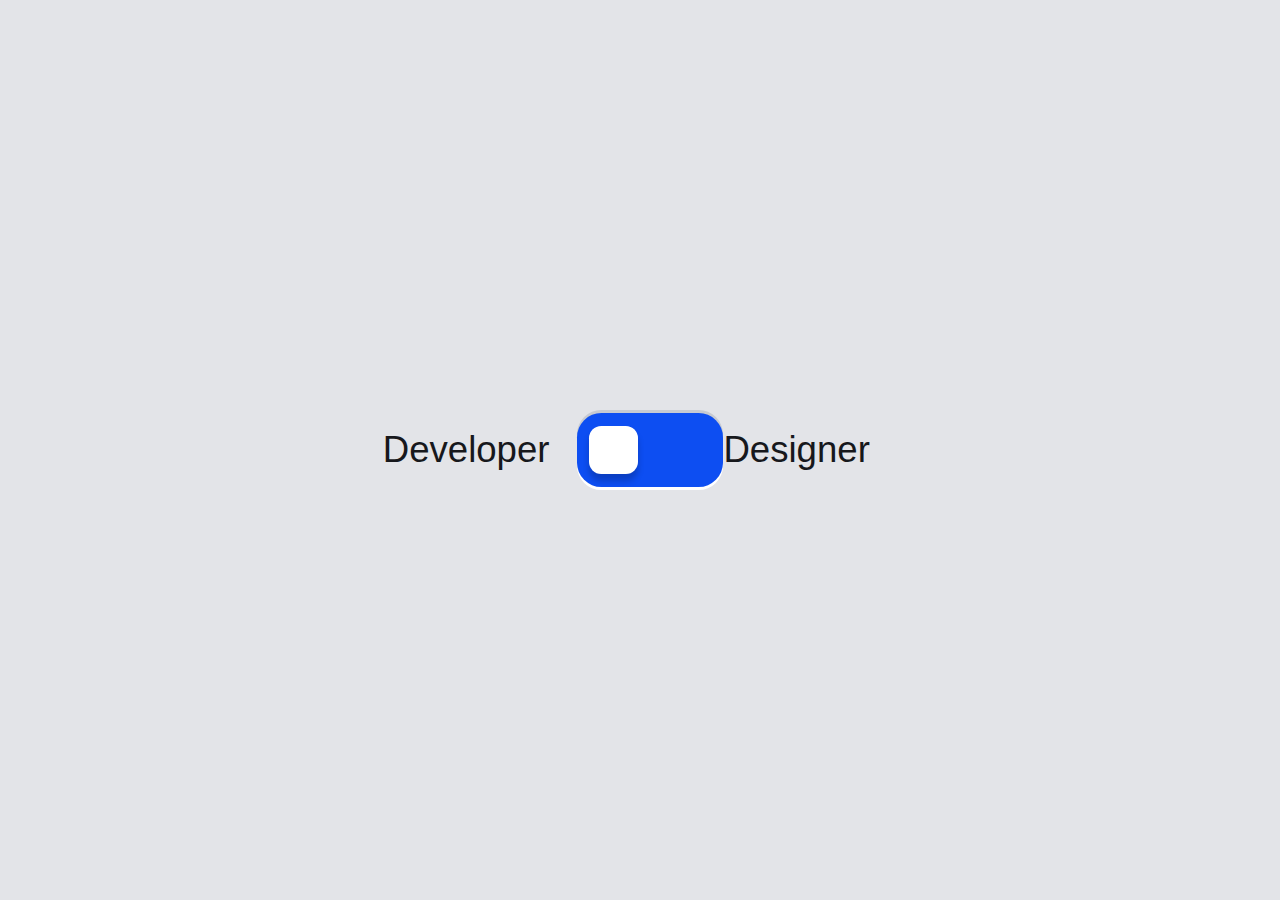
<file: Developer or Designer/index.html>
<!DOCTYPE html>
<html lang="en">
<head>
  <meta charset="UTF-8" />
  <meta name="viewport" content="width=device-width, initial-scale=1.0"/>
  <title>Developer vs Designer Switch</title>
  <style>
    * {
      border: 0;
      box-sizing: border-box;
      margin: 0;
      padding: 0;
    }
    :root {
      --hue: 223;
      --bg: hsl(var(--hue),10%,90%);
      --fg: hsl(var(--hue),10%,10%);
      --switch-dev: hsl(223,90%,50%);
      --switch-des: hsl(283,90%,70%);
      --trans-dur: 0.3s;
      --trans-timing: cubic-bezier(0.65,0,0.35,1);
      font-size: calc(21px + (120 - 21) * (100vw - 280px) / (3840 - 280));
    }
    body,
    button {
      color: var(--fg);
      font: 1em/1.5 "DM Sans", sans-serif;
      transition: background-color var(--trans-dur), color var(--trans-dur);
    }
    body {
      background-color: var(--bg);
      display: flex;
      height: 100vh;
    }
    .switch {
      display: flex;
      align-items: center;
      margin: auto;
    }
    .switch__button,
    .switch__icon {
      display: block;
    }
    .switch__button,
    .switch__label {
      cursor: pointer;
      -webkit-tap-highlight-color: transparent;
    }
    .switch__button {
      background-color: var(--switch-dev);
      border-radius: 0.5em;
      box-shadow: 0 -0.0625em 0 hsl(var(--hue),10%,80%), 0 0.0625em 0 hsl(0,0%,100%);
      position: relative;
      width: 3em;
      height: 1.5em;
      transition: background-color var(--trans-dur) var(--trans-timing), box-shadow var(--trans-dur);
      appearance: none;
    }
    .switch__button::before {
      background-color: hsl(0,0%,100%);
      border-radius: 0.25em;
      box-shadow: 0 0.125em 0.125em hsla(0,0%,0%,0.2);
      content: "";
      display: block;
      position: absolute;
      top: 0.25em;
      left: 0.25em;
      width: 1em;
      height: 1em;
      transition: transform var(--trans-dur) var(--trans-timing);
    }
    .switch__button[aria-labelledby="designer"] {
      background-color: var(--switch-des);
    }
    .switch__button[aria-labelledby="designer"]::before {
      transform: translateX(1.5em);
    }
    .switch__label {
      font-size: 0.75em;
      line-height: 2;
      padding-inline-end: 0.75em;
    }
    .switch__label + .switch__label {
      padding-inline-start: 0.75em;
    }
    /* Dark theme */
    @media (prefers-color-scheme: dark) {
      :root {
        --bg: hsl(var(--hue),10%,10%);
        --fg: hsl(var(--hue),10%,90%);
      }
      .switch__button {
        box-shadow: 0 -0.0625em 0 hsl(0,0%,0%), 0 0.0625em 0 hsl(var(--hue),10%,20%);
      }
    }
  </style>
</head>
<body>
  <div class="switch">
    <label class="switch__label" for="occupation" id="developer">Developer</label>
    <button class="switch__button" type="button" id="occupation" title="Developer or designer?" aria-live="polite" aria-labelledby="developer">
      <!-- SVG можно убрать или заменить по желанию -->
    </button>
    <label class="switch__label" for="occupation" id="designer">Designer</label>
  </div>

  <script>
    class DevOrDesigner {
      constructor(buttonSelector) {
        this.button = document.querySelector(buttonSelector);
        this._occupation = "developer";
        this.button?.addEventListener("click", this.occupationToggle.bind(this));
      }

      get occupation() {
        return this._occupation;
      }

      set occupation(value) {
        this._occupation = value;
        this.button?.setAttribute("aria-labelledby", this._occupation);
      }

      occupationToggle() {
        this.occupation = this.occupation === "developer" ? "designer" : "developer";
      }
    }

    window.addEventListener("DOMContentLoaded", () => {
      new DevOrDesigner("#occupation");
    });
  </script>
</body>
</html>
</file>
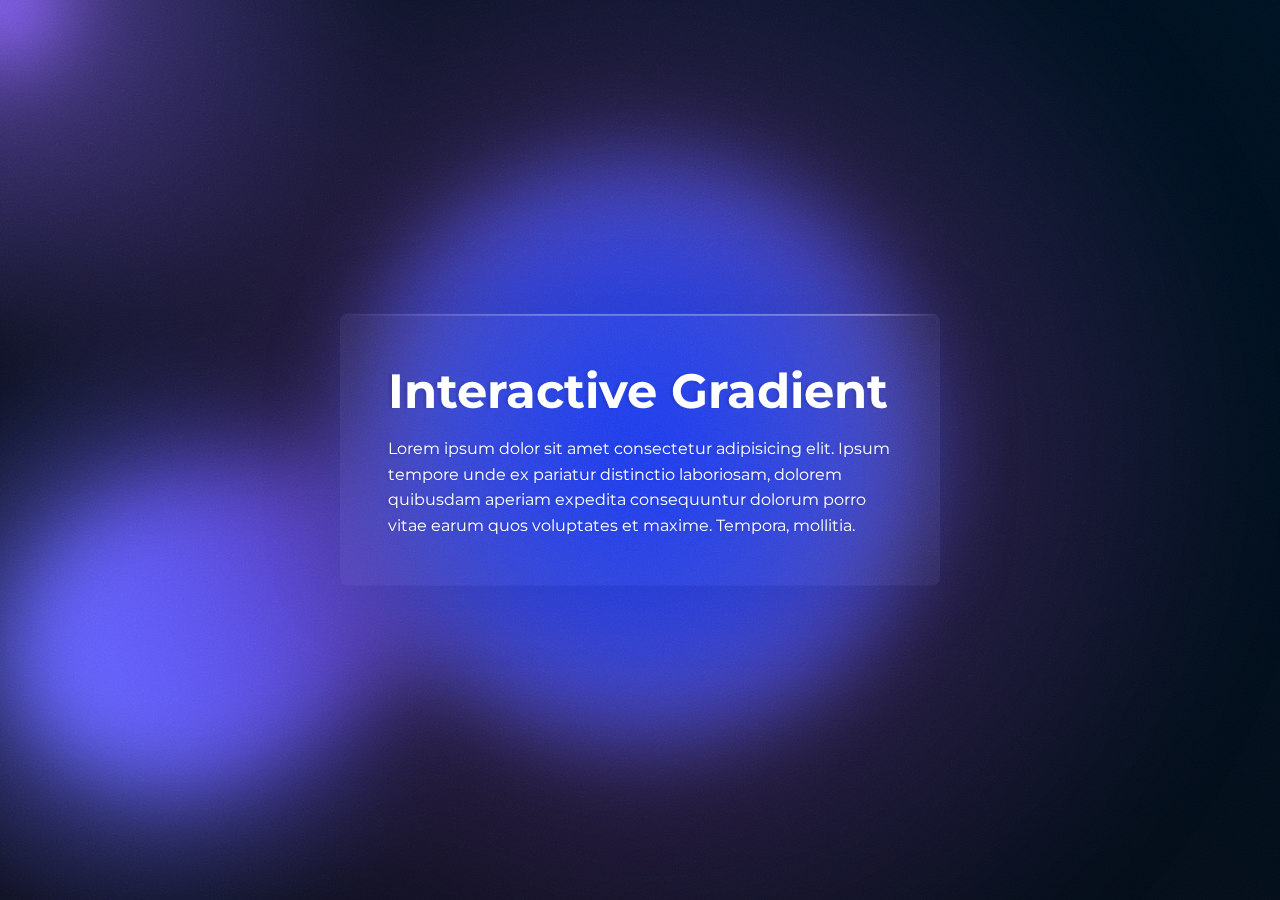
<file: Interactive Gradient & Glassmorphism with noise/index.html>
<!DOCTYPE html>
<html lang="en">
<head>
  <meta charset="UTF-8" />
  <meta name="viewport" content="width=device-width, initial-scale=1.0"/>
  <title>Interactive Gradient</title>
  <link rel="stylesheet" href="style.css"/>
  <link href="https://fonts.googleapis.com/css?family=Montserrat:400,700&display=swap" rel="stylesheet" />
</head>
<body>
  <div class="card">
    <svg viewBox="0 0 100% 100%" xmlns="http://www.w3.org/2000/svg" class="noise">
      <filter id="noiseFilter">
        <feTurbulence 
          type="fractalNoise" 
          baseFrequency="0.85" 
          numOctaves="6" 
          stitchTiles="stitch" />
      </filter>
      <rect width="100%" height="100%" preserveAspectRatio="xMidYMid meet" filter="url(#noiseFilter)" />
    </svg>
    <div class="content">
      <h1>Interactive Gradient</h1>
      <p>Lorem ipsum dolor sit amet consectetur adipisicing elit. Ipsum tempore unde ex pariatur distinctio laboriosam, dolorem quibusdam aperiam expedita consequuntur dolorum porro vitae earum quos voluptates et maxime. Tempora, mollitia.</p>
    </div>
  </div>

  <div class="gradient-bg">
    <svg viewBox="0 0 100vw 100vw" xmlns="http://www.w3.org/2000/svg" class="noiseBg">
      <filter id="noiseFilterBg">
        <feTurbulence 
          type="fractalNoise"
          baseFrequency="0.6"
          stitchTiles="stitch" />
      </filter>
      <rect width="100%" height="100%" preserveAspectRatio="xMidYMid meet" filter="url(#noiseFilterBg)" />
    </svg>

    <svg xmlns="http://www.w3.org/2000/svg" class="svgBlur">
      <defs>
        <filter id="goo">
          <feGaussianBlur in="SourceGraphic" stdDeviation="10" result="blur" />
          <feColorMatrix in="blur" mode="matrix" values="1 0 0 0 0  0 1 0 0 0  0 0 1 0 0  0 0 0 18 -8" result="goo" />
          <feBlend in="SourceGraphic" in2="goo" />
        </filter>
      </defs>
    </svg>

    <div class="gradients-container">
      <div class="g1"></div>
      <div class="g2"></div>
      <div class="g3"></div>
      <div class="g4"></div>
      <div class="g5"></div>
      <div class="interactive"></div>
    </div>
  </div>

  <script src="script.js"></script>
</body>
</html>
</file>
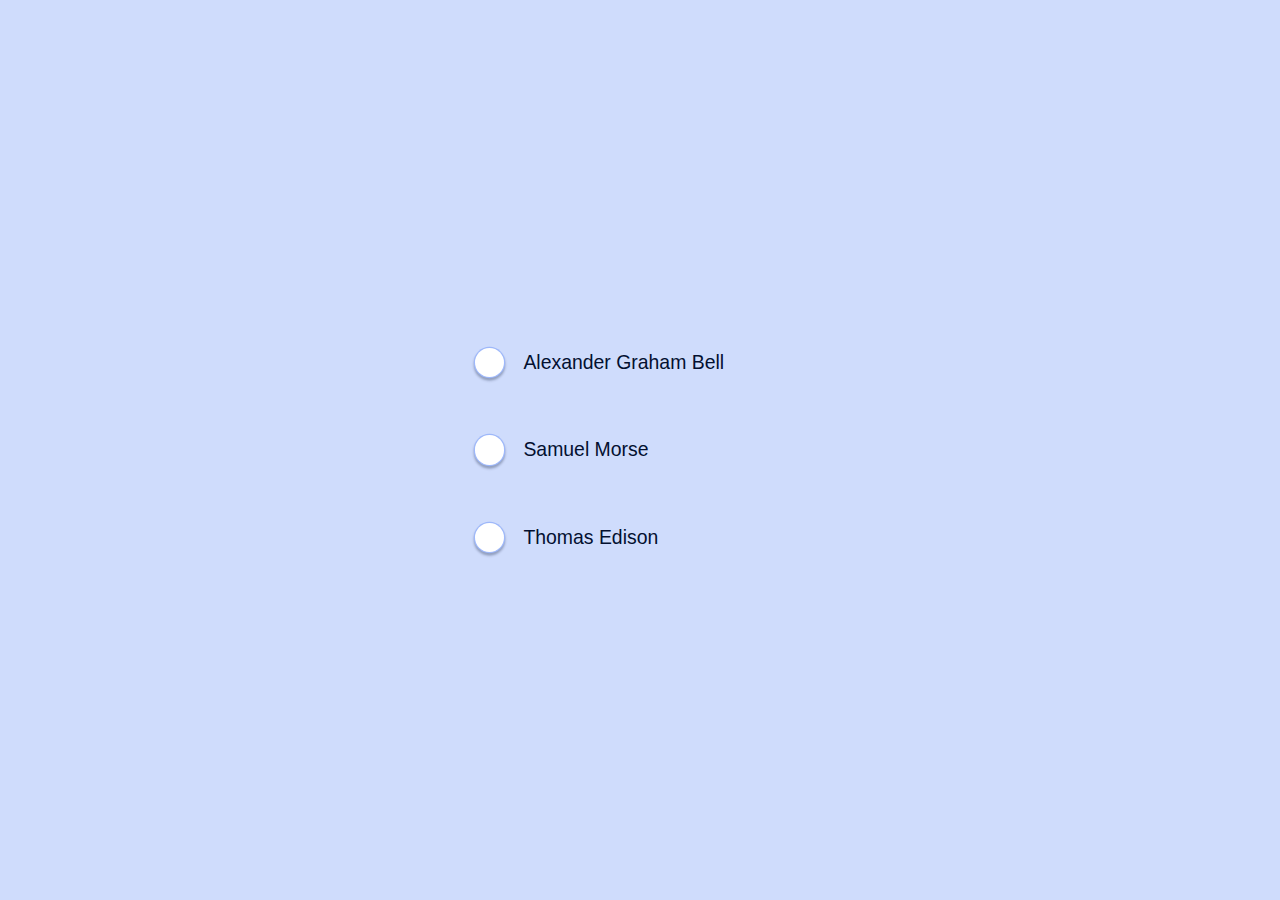
<file: Radios With Sliding Focus/index.html>
<!DOCTYPE html>
<html lang="en">
<head>
	<meta charset="UTF-8">
	<meta name="viewport" content="width=device-width, initial-scale=1.0">
	<title>Inventor Selection</title>
	<style>
		* {
			border: 0;
			box-sizing: border-box;
			margin: 0;
			padding: 0;
		}
		:root {
			--hue: 223;
			--bg: hsl(var(--hue),90%,90%);
			--fg: hsl(var(--hue),90%,10%);
			--primary: hsl(var(--hue),90%,50%);
			--trans-dur: 0.3s;
			--trans-timing: cubic-bezier(0.65,0,0.35,1);
			font-size: calc(16px + (24 - 16) * (100vw - 320px) / (2560 - 320));
		}
		body,
		input {
			color: var(--fg);
			font: 1em/1.5 "DM Sans", sans-serif;
		}
		body {
			background-color: var(--bg);
			display: flex;
			height: 100vh;
			transition:
				background-color var(--trans-dur),
				color var(--trans-dur);
		}
		main {
			margin: auto;
			padding: 1.5em 0;
			width: 100%;
		}
		form {
			margin: auto;
			max-width: 20em;
			position: relative;
			width: calc(100% - 3em);
		}
		label,
		input[type="radio"] {
			cursor: pointer;
			-webkit-tap-highlight-color: transparent;
		}
		label {
			background-color: hsla(0,0%,100%,0);
			border-radius: 0.75em;
			display: flex;
			align-items: center;
			padding: 1.5em;
			transition: background-color var(--trans-dur);
		}
		input[type="radio"] {
			background-color: hsl(0,0%,100%);
			border-radius: 50%;
			box-shadow:
				0 0 0 0.0625em hsl(var(--hue),90%,80%),
				0 0.125em 0.125em 0.0625em hsla(var(--hue),90%,10%,0.3);
			flex-shrink: 0;
			margin-inline-end: 1em;
			outline: transparent;
			position: relative;
			width: 1.5em;
			height: 1.5em;
			transition:
				background-color var(--trans-dur),
				box-shadow var(--trans-dur);
			-webkit-appearance: none;
			appearance: none;
		}
		input[type="radio"]:before,
		input[type="radio"]:after {
			border-radius: 50%;
			content: "";
			display: block;
			position: absolute;
			transform: scale(0);
			transition: transform var(--trans-dur) var(--trans-timing);
		}
		input[type="radio"]:before {
			box-shadow:
				0 0 0 0.5em var(--primary) inset,
				0 0 0 0.0625em var(--primary);
			top: -0.0625em;
			left: -0.0625em;
			width: calc(100% + 0.125em);
			height: calc(100% + 0.125em);
		}
		input[type="radio"]:after {
			background-color: hsl(0,0%,100%);
			top: 25%;
			left: 25%;
			width: 50%;
			height: 50%;
		}
		input[type="radio"]:checked:before,
		input[type="radio"]:checked:after {
			transform: scale(1);
		}
		label:has(input[type="radio"]:checked),
		label:has(input[type="radio"]:not(:checked)):hover {
			background-color: hsla(0,0%,100%,0.5);
		}
		.selection {
			border-radius: 0.75em;
			box-shadow: 0 0 0 0.125em var(--primary) inset;
			display: none;
			pointer-events: none;
			position: absolute;
			top: 0;
			left: 0;
			width: 100%;
			height: 4.5em;
			transition: transform var(--trans-dur) var(--trans-timing);
		}
		label:has(input[type="radio"]:checked) ~ .selection {
			animation: fade-in var(--trans-dur) var(--trans-timing);
			display: inherit;
		}
		label:nth-of-type(2):has(input[type="radio"]:checked) ~ .selection {
			transform: translateY(100%);
		}
		label:nth-of-type(3):has(input[type="radio"]:checked) ~ .selection {
			transform: translateY(200%);
		}
		.truncate {
			white-space: nowrap;
			overflow: hidden;
			text-overflow: ellipsis;
		}
		@media (prefers-color-scheme: dark) {
			:root {
				--bg: hsl(var(--hue),90%,10%);
				--fg: hsl(var(--hue),90%,90%);
			}
			label {
				background-color: hsla(var(--hue),90%,30%,0);
			}
			label:has(input[type="radio"]:checked),
			label:has(input[type="radio"]:not(:checked)):hover {
				background-color: hsla(var(--hue),90%,30%,0.5);
			}
			input[type="radio"] {
				background-color: hsl(var(--hue),90%,30%);
				box-shadow:
					0 0 0 0.0625em hsl(var(--hue),90%,50%),
					0 0.125em 0.125em 0.0625em hsla(var(--hue),90%,10%,0.3);
			}
		}
		@keyframes fade-in {
			from { opacity: 0; }
			to { opacity: 1; }
		}
	</style>
</head>
<body>
	<main>
		<form>
			<label>
				<input type="radio" name="inventor" value="bell">
				<span class="truncate">Alexander Graham Bell</span>
			</label>
			<label>
				<input type="radio" name="inventor" value="morse">
				<span class="truncate">Samuel Morse</span>
			</label>
			<label>
				<input type="radio" name="inventor" value="edison">
				<span class="truncate">Thomas Edison</span>
			</label>
			<div class="selection"></div>
		</form>
	</main>
</body>
</html>
</file>
<file: Interactive Gradient & Glassmorphism with noise/style.css>
@import url('https://fonts.googleapis.com/css?family=Montserrat:400,700');

:root {
  --color-bg1: rgb(8, 10, 15);
  --color-bg2: rgb(0, 17, 32);
  --color1: 18, 113, 255;
  --color2: 107, 74, 255;
  --color3: 100, 100, 255;
  --color4: 50, 160, 220;
  --color5: 80, 47, 122;
  --color-interactive: 140, 100, 255;
  --circle-size: 80%;
  --blending: hard-light;
}

* {
  margin: 0;
  padding: 0;
  outline: none;
  list-style: none;
  text-decoration: none;
  box-sizing: border-box;
  color: #FFF;
  background: transparent;
  border: none;
}

html, body {
  font-family: 'Dongle', sans-serif;
  margin: 0;
  padding: 0;
  height: 100%;
  width: 100%;
}

body {
  background: #FFF;
  font-family: 'Montserrat', sans-serif;
  overflow: hidden;
}

h1, h2, h3 {
  font-family: 'Montserrat', sans-serif;
  font-weight: 700;
}

.card {
  position: absolute;
  z-index: 10;
  top: 50%;
  left: 50%;
  transform: translate(-50%, -50%);
  user-select: none;
  max-width: 600px;
  padding: 48px;
  backdrop-filter: blur(10px);
  border-radius: 8px;
  box-shadow: 0 4px 90px rgba(0,0,0,0.1);
  overflow: hidden;
}

.card::before {
  content: "";
  position: absolute;
  z-index: 2;
  top: 0;
  left: 0;
  width: 100%;
  height: 2px;
  background: linear-gradient(90deg, rgba(255,255,255,0) 0%, rgba(255,255,255,1) 34%, rgba(255,255,255,1) 89%, rgba(255,255,255,0) 100%);
  opacity: 0.3;
  filter: blur(.5px);
  mix-blend-mode: hard-light;
}

.noise {
  position: absolute;
  top: 0;
  left: 0;
  height: 100%;
  width: 100%;
  z-index: 1;
  opacity: 0.1;
}

.content {
  position: relative;
  z-index: 2;
  text-shadow: -3px 0px 2px rgba(0,0,0,0.1);
}

h1 {
  font-size: 3rem;
  margin-bottom: 16px;
}

p {
  line-height: 1.6;
}

@keyframes moveInCircle {
  0% { transform: rotate(0deg); }
  50% { transform: rotate(180deg); }
  100% { transform: rotate(360deg); }
}

@keyframes moveVertical {
  0% { transform: translateY(-50%); }
  50% { transform: translateY(50%); }
  100% { transform: translateY(-50%); }
}

@keyframes moveHorizontal {
  0% { transform: translateX(-50%) translateY(-10%); }
  50% { transform: translateX(50%) translateY(10%); }
  100% { transform: translateX(-50%) translateY(-10%); }
}

.gradient-bg {
  width: 100vw;
  height: 100vh;
  position: relative;
  overflow: hidden;
  background: linear-gradient(40deg, var(--color-bg1), var(--color-bg2));
  top: 0;
  left: 0;
}

.svgBlur {
  display: none;
}

.noiseBg {
  position: absolute;
  width: 100%;
  height: 100%;
  top: 0;
  left: 0;
  z-index: 1;
  mix-blend-mode: soft-light;
  opacity: 0.3;
}

.gradients-container {
  filter: url(#goo) blur(40px);
  width: 100%;
  height: 100%;
}

.g1, .g2, .g3, .g4, .g5 {
  position: absolute;
  mix-blend-mode: var(--blending);
  width: var(--circle-size);
  height: var(--circle-size);
  top: calc(50% - var(--circle-size) / 2);
  left: calc(50% - var(--circle-size) / 2);
  background: radial-gradient(circle at center, rgba(var(--color1), 0.8) 0, rgba(var(--color1), 0) 50%) no-repeat;
  opacity: 1;
}

.g1 {
  animation: moveVertical 30s ease infinite;
}

.g2 {
  transform-origin: calc(50% - 400px);
  animation: moveInCircle 20s reverse infinite;
  background: radial-gradient(circle at center, rgba(var(--color2), 0.8) 0, rgba(var(--color2), 0) 50%) no-repeat;
}

.g3 {
  top: calc(50% - var(--circle-size) / 2 + 200px);
  left: calc(50% - var(--circle-size) / 2 - 500px);
  transform-origin: calc(50% + 400px);
  animation: moveInCircle 40s linear infinite;
  background: radial-gradient(circle at center, rgba(var(--color3), 0.8) 0, rgba(var(--color3), 0) 50%) no-repeat;
}

.g4 {
  transform-origin: calc(50% - 200px);
  animation: moveHorizontal 40s ease infinite;
  background: radial-gradient(circle at center, rgba(var(--color4), 0.8) 0, rgba(var(--color4), 0) 50%) no-repeat;
  opacity: 0.7;
}

.g5 {
  width: calc(var(--circle-size) * 2);
  height: calc(var(--circle-size) * 2);
  top: calc(50% - var(--circle-size));
  left: calc(50% - var(--circle-size));
  transform-origin: calc(50% - 800px) calc(50% + 200px);
  animation: moveInCircle 20s ease infinite;
  background: radial-gradient(circle at center, rgba(var(--color5), 0.8) 0, rgba(var(--color5), 0) 50%) no-repeat;
}

.interactive {
  position: absolute;
  width: 100%;
  height: 100%;
  top: -50%;
  left: -50%;
  background: radial-gradient(circle at center, rgba(var(--color-interactive), 0.8) 0, rgba(var(--color-interactive), 0) 50%) no-repeat;
  mix-blend-mode: var(--blending);
  opacity: 0.7;
}
</file>
